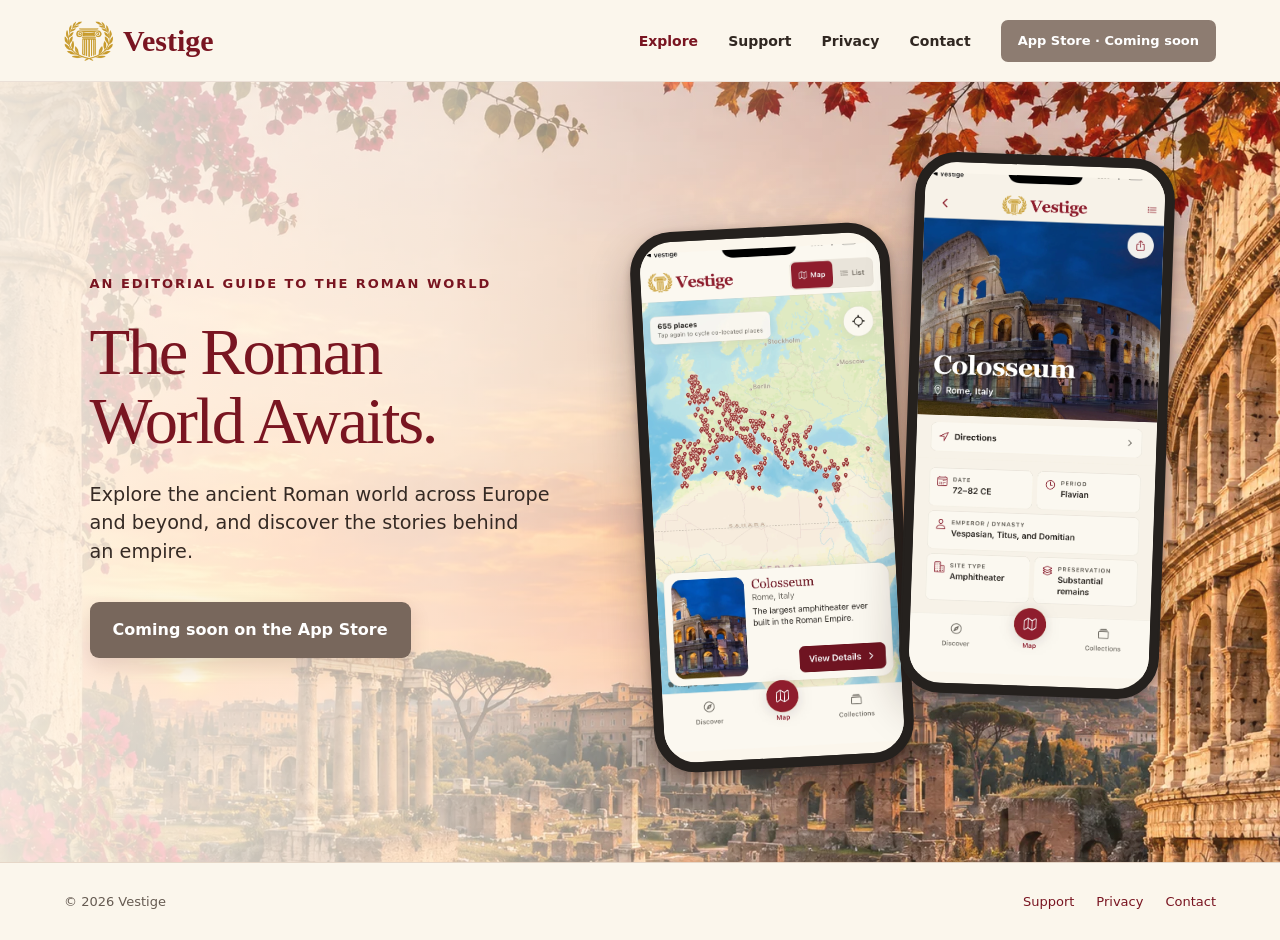
<file: index.html>
<!doctype html>
<html lang="en">
<head>
  <meta charset="utf-8">
  <meta name="viewport" content="width=device-width, initial-scale=1">
  <meta name="theme-color" content="#fbf6ec">
  <title>Vestige — Explore the Ancient Roman World</title>
  <meta name="description" content="Discover Roman landmarks, explore ancient ruins, and uncover the stories behind an empire with Vestige.">
  <link rel="canonical" href="https://jhackworth42.github.io/vestige-website/">
  <meta property="og:type" content="website">
  <meta property="og:title" content="Vestige — Explore the Ancient Roman World">
  <meta property="og:description" content="Discover Roman landmarks, explore ancient ruins, and uncover the stories behind an empire with Vestige.">
  <meta property="og:url" content="https://jhackworth42.github.io/vestige-website/">
  <meta property="og:image" content="https://jhackworth42.github.io/vestige-website/assets/social.jpg">
  <meta name="twitter:card" content="summary_large_image">
  <meta name="twitter:title" content="Vestige — Explore the Ancient Roman World">
  <meta name="twitter:description" content="Discover Roman landmarks, explore ancient ruins, and uncover the stories behind an empire with Vestige.">
  <meta name="twitter:image" content="https://jhackworth42.github.io/vestige-website/assets/social.jpg">
  <link rel="icon" href="./assets/favicon.ico" sizes="any">
  <link rel="apple-touch-icon" href="./assets/apple-touch-icon.png">
  <link rel="preload" as="image" href="./assets/roman-sunset.webp" type="image/webp">
  <link rel="stylesheet" href="./styles.css">
  <script src="./site.js" defer></script>
</head>
<body>
  <header class="site-header">
    <a class="brand" href="./" aria-label="Vestige home"><img src="./assets/vestige-emblem.png" alt="" width="49" height="40"><span>Vestige</span></a>
    <nav class="desktop-nav" aria-label="Main navigation">
      <a href="./" aria-current="page">Explore</a><a href="./support.html">Support</a><a href="./privacy.html">Privacy</a><a href="./contact.html">Contact</a>
      <span class="nav-store pending" data-store-link data-label="App Store">App Store · Coming soon</span>
    </nav>
    <details class="mobile-menu"><summary>Menu</summary><nav aria-label="Mobile navigation"><a href="./" aria-current="page">Explore</a><a href="./support.html">Support</a><a href="./privacy.html">Privacy</a><a href="./contact.html">Contact</a><span class="nav-store pending" data-store-link data-label="App Store">App Store · Coming soon</span></nav></details>
  </header>
  <main>
    <section class="hero" aria-labelledby="hero-title">
      <div class="hero-shade" aria-hidden="true"></div>
      <div class="hero-inner">
        <div class="hero-copy">
          <p class="eyebrow">An editorial guide to the Roman world</p>
          <h1 id="hero-title">The Roman World Awaits.</h1>
          <p class="hero-description">Explore the ancient Roman world across Europe and beyond, and discover the stories behind an empire.</p>
          <span class="hero-store pending" data-store-link data-label="Download on the App Store">Coming soon on the App Store</span>
        </div>
        <div class="hero-phones" aria-label="Vestige app screenshots">
          <figure class="phone phone-map"><img src="./assets/map-screen.webp" width="1206" height="2510" alt="Vestige map showing 655 Roman places, burgundy markers, the Map and List toggle, and a Colosseum card" decoding="async"><figcaption class="visually-hidden">Explore places on the map</figcaption></figure>
          <figure class="phone phone-detail"><img src="./assets/colosseum-screen.webp" width="1206" height="2510" alt="Vestige Colosseum page with a photograph and cards for date, period, emperors, site type, and preservation" decoding="async"><figcaption class="visually-hidden">Read the Colosseum story</figcaption></figure>
        </div>
      </div>
    </section>
  </main>
  <footer class="site-footer"><span>© 2026 Vestige</span><nav aria-label="Footer"><a href="./support.html">Support</a><a href="./privacy.html">Privacy</a><a href="./contact.html">Contact</a></nav></footer>
</body>
</html>
</file>
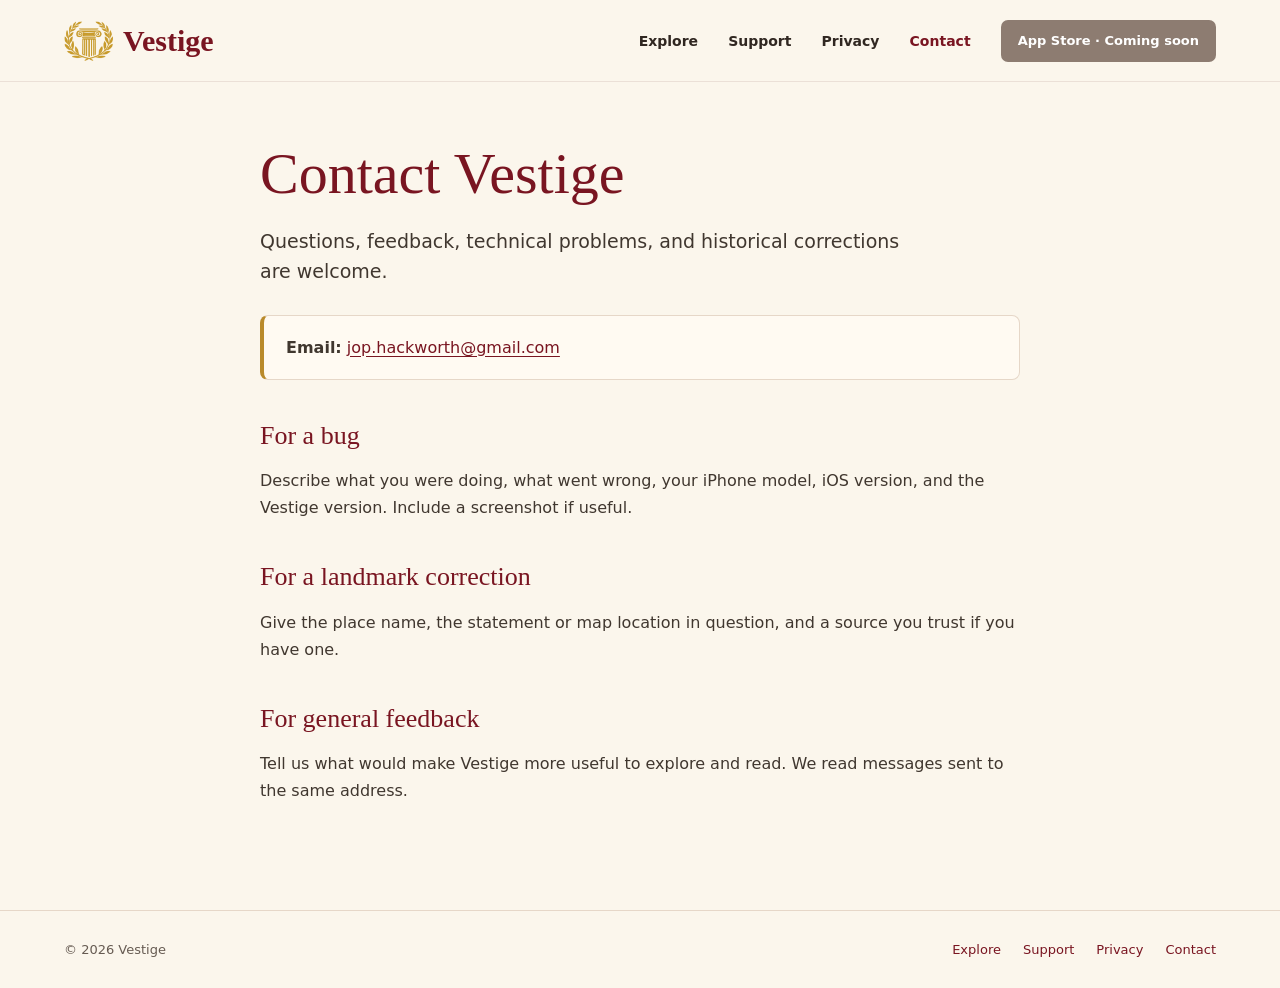
<file: contact.html>
<!doctype html><html lang="en"><head><meta charset="utf-8"><meta name="viewport" content="width=device-width, initial-scale=1"><meta name="theme-color" content="#fbf6ec"><title>Contact — Vestige</title><meta name="description" content="Contact Vestige for support, feedback, and historical corrections."><link rel="canonical" href="https://jhackworth42.github.io/vestige-website/contact.html"><meta property="og:type" content="website"><meta property="og:title" content="Contact — Vestige"><meta property="og:description" content="Contact Vestige for support, feedback, and historical corrections."><meta property="og:url" content="https://jhackworth42.github.io/vestige-website/contact.html"><meta property="og:image" content="https://jhackworth42.github.io/vestige-website/assets/social.jpg"><meta name="twitter:card" content="summary_large_image"><meta name="twitter:title" content="Contact — Vestige"><meta name="twitter:description" content="Contact Vestige for support, feedback, and historical corrections."><meta name="twitter:image" content="https://jhackworth42.github.io/vestige-website/assets/social.jpg"><link rel="icon" href="./assets/favicon.ico" sizes="any"><link rel="apple-touch-icon" href="./assets/apple-touch-icon.png"><link rel="stylesheet" href="./styles.css"><script src="./site.js" defer></script></head><body><header class="site-header"><a class="brand" href="./" aria-label="Vestige home"><img src="./assets/vestige-emblem.png" alt="" width="49" height="40"><span>Vestige</span></a><nav class="desktop-nav" aria-label="Main navigation"><a href="./">Explore</a><a href="./support.html">Support</a><a href="./privacy.html">Privacy</a><a href="./contact.html" aria-current="page">Contact</a><span class="nav-store pending" data-store-link data-label="App Store">App Store · Coming soon</span></nav><details class="mobile-menu"><summary>Menu</summary><nav class="mobile-nav" aria-label="Mobile navigation"><a href="./">Explore</a><a href="./support.html">Support</a><a href="./privacy.html">Privacy</a><a href="./contact.html" aria-current="page">Contact</a><span class="nav-store pending" data-store-link data-label="App Store">App Store · Coming soon</span></nav></details></header><main class="content-main"><h1>Contact Vestige</h1><p class="lede">Questions, feedback, technical problems, and historical corrections are welcome.</p><div class="notice"><p><strong>Email:</strong> <span data-support-email>jop.hackworth@gmail.com</span></p></div><h2>For a bug</h2><p>Describe what you were doing, what went wrong, your iPhone model, iOS version, and the Vestige version. Include a screenshot if useful.</p><h2>For a landmark correction</h2><p>Give the place name, the statement or map location in question, and a source you trust if you have one.</p><h2>For general feedback</h2><p>Tell us what would make Vestige more useful to explore and read. We read messages sent to the same address.</p></main><footer class="site-footer"><span>© 2026 Vestige</span><nav aria-label="Footer"><a href="./">Explore</a><a href="./support.html">Support</a><a href="./privacy.html">Privacy</a><a href="./contact.html">Contact</a></nav></footer></body></html>
</file>
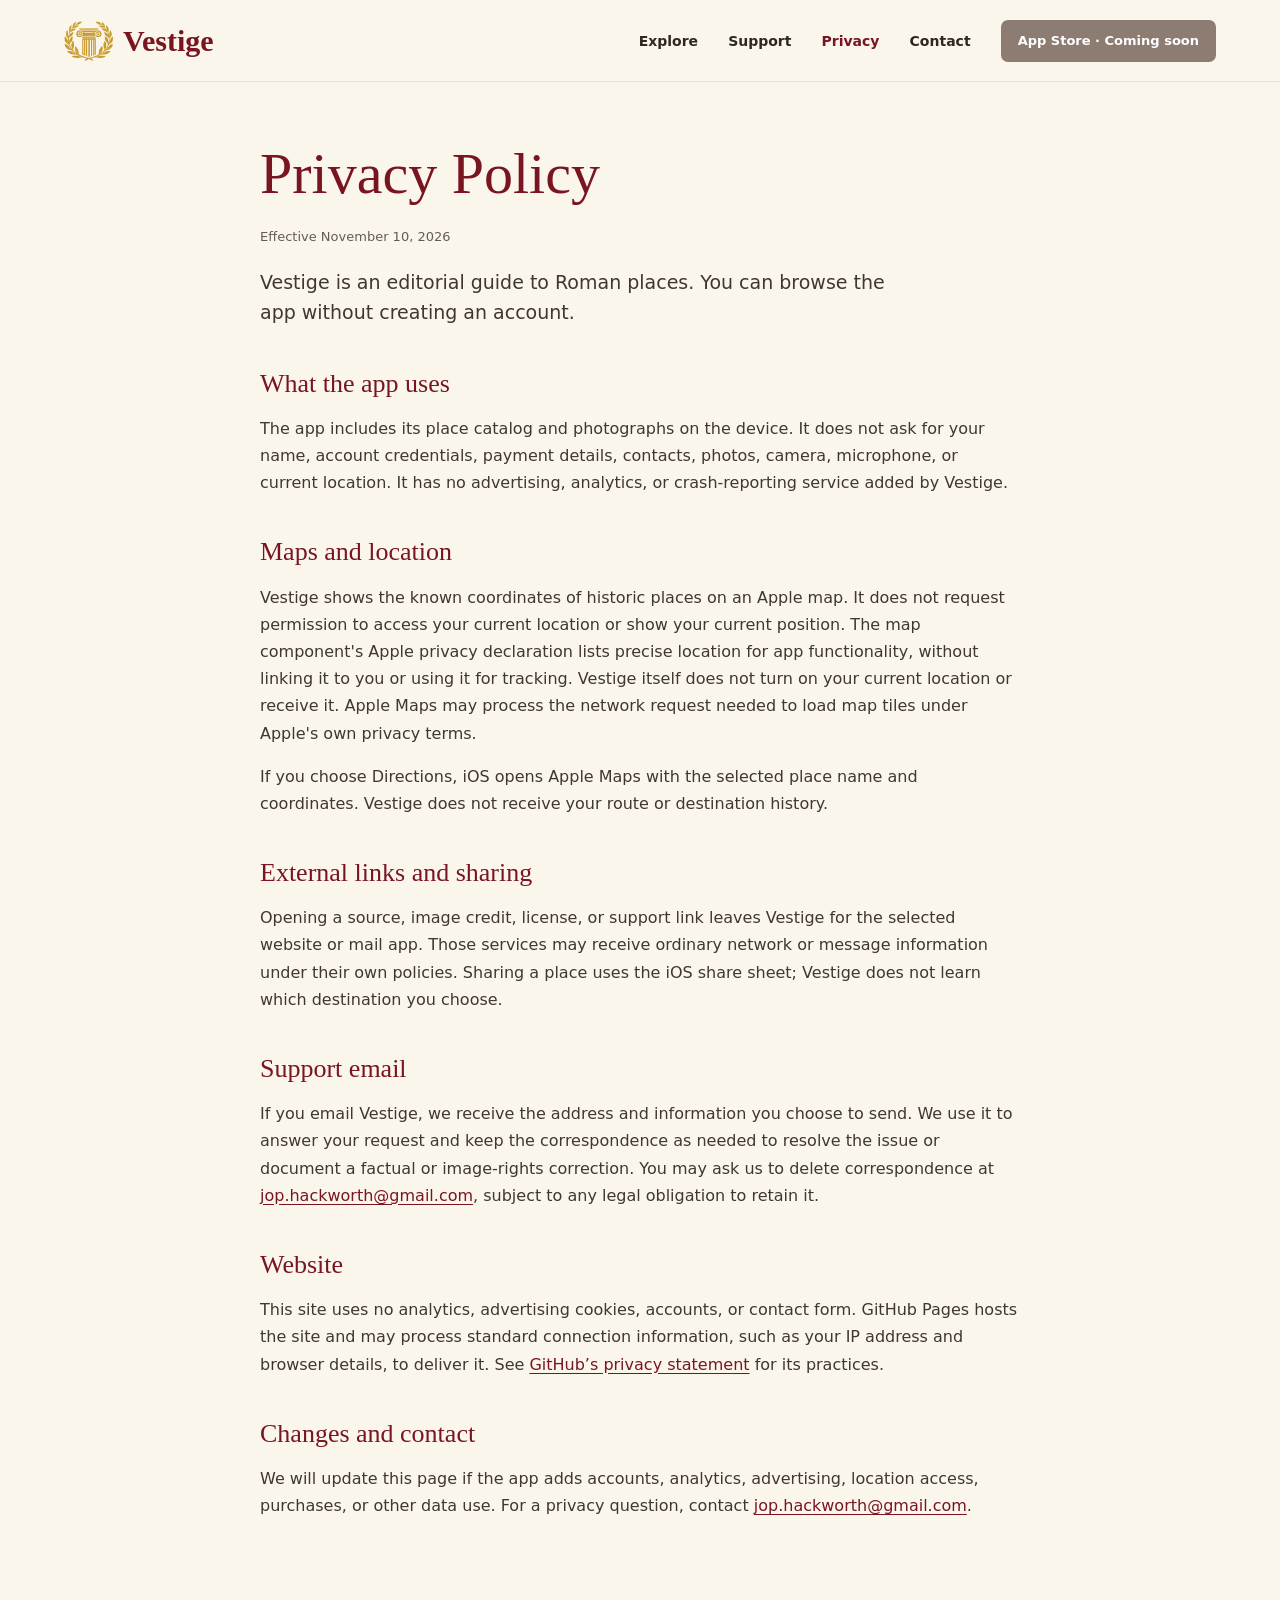
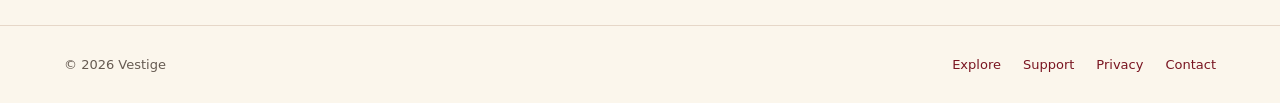
<file: privacy.html>
<!doctype html><html lang="en"><head><meta charset="utf-8"><meta name="viewport" content="width=device-width, initial-scale=1"><meta name="theme-color" content="#fbf6ec"><title>Privacy Policy — Vestige</title><meta name="description" content="How Vestige handles information in its app and on this website."><link rel="canonical" href="https://jhackworth42.github.io/vestige-website/privacy.html"><meta property="og:type" content="website"><meta property="og:title" content="Privacy Policy — Vestige"><meta property="og:description" content="How Vestige handles information in its app and on this website."><meta property="og:url" content="https://jhackworth42.github.io/vestige-website/privacy.html"><meta property="og:image" content="https://jhackworth42.github.io/vestige-website/assets/social.jpg"><meta name="twitter:card" content="summary_large_image"><meta name="twitter:title" content="Privacy Policy — Vestige"><meta name="twitter:description" content="How Vestige handles information in its app and on this website."><meta name="twitter:image" content="https://jhackworth42.github.io/vestige-website/assets/social.jpg"><link rel="icon" href="./assets/favicon.ico" sizes="any"><link rel="apple-touch-icon" href="./assets/apple-touch-icon.png"><link rel="stylesheet" href="./styles.css"><script src="./site.js" defer></script></head><body><header class="site-header"><a class="brand" href="./" aria-label="Vestige home"><img src="./assets/vestige-emblem.png" alt="" width="49" height="40"><span>Vestige</span></a><nav class="desktop-nav" aria-label="Main navigation"><a href="./">Explore</a><a href="./support.html">Support</a><a href="./privacy.html" aria-current="page">Privacy</a><a href="./contact.html">Contact</a><span class="nav-store pending" data-store-link data-label="App Store">App Store · Coming soon</span></nav><details class="mobile-menu"><summary>Menu</summary><nav class="mobile-nav" aria-label="Mobile navigation"><a href="./">Explore</a><a href="./support.html">Support</a><a href="./privacy.html" aria-current="page">Privacy</a><a href="./contact.html">Contact</a><span class="nav-store pending" data-store-link data-label="App Store">App Store · Coming soon</span></nav></details></header><main class="content-main"><h1>Privacy Policy</h1><p class="updated">Effective November 10, 2026</p><p class="lede">Vestige is an editorial guide to Roman places. You can browse the app without creating an account.</p><h2>What the app uses</h2><p>The app includes its place catalog and photographs on the device. It does not ask for your name, account credentials, payment details, contacts, photos, camera, microphone, or current location. It has no advertising, analytics, or crash-reporting service added by Vestige.</p><h2>Maps and location</h2><p>Vestige shows the known coordinates of historic places on an Apple map. It does not request permission to access your current location or show your current position. The map component's Apple privacy declaration lists precise location for app functionality, without linking it to you or using it for tracking. Vestige itself does not turn on your current location or receive it. Apple Maps may process the network request needed to load map tiles under Apple's own privacy terms.</p><p>If you choose Directions, iOS opens Apple Maps with the selected place name and coordinates. Vestige does not receive your route or destination history.</p><h2>External links and sharing</h2><p>Opening a source, image credit, license, or support link leaves Vestige for the selected website or mail app. Those services may receive ordinary network or message information under their own policies. Sharing a place uses the iOS share sheet; Vestige does not learn which destination you choose.</p><h2>Support email</h2><p>If you email Vestige, we receive the address and information you choose to send. We use it to answer your request and keep the correspondence as needed to resolve the issue or document a factual or image-rights correction. You may ask us to delete correspondence at <span data-support-email>jop.hackworth@gmail.com</span>, subject to any legal obligation to retain it.</p><h2>Website</h2><p>This site uses no analytics, advertising cookies, accounts, or contact form. GitHub Pages hosts the site and may process standard connection information, such as your IP address and browser details, to deliver it. See <a href="https://docs.github.com/en/site-policy/privacy-policies/github-general-privacy-statement" target="_blank" rel="noopener noreferrer">GitHub’s privacy statement</a> for its practices.</p><h2>Changes and contact</h2><p>We will update this page if the app adds accounts, analytics, advertising, location access, purchases, or other data use. For a privacy question, contact <span data-support-email>jop.hackworth@gmail.com</span>.</p></main><footer class="site-footer"><span>© 2026 Vestige</span><nav aria-label="Footer"><a href="./">Explore</a><a href="./support.html">Support</a><a href="./privacy.html">Privacy</a><a href="./contact.html">Contact</a></nav></footer></body></html>
</file>
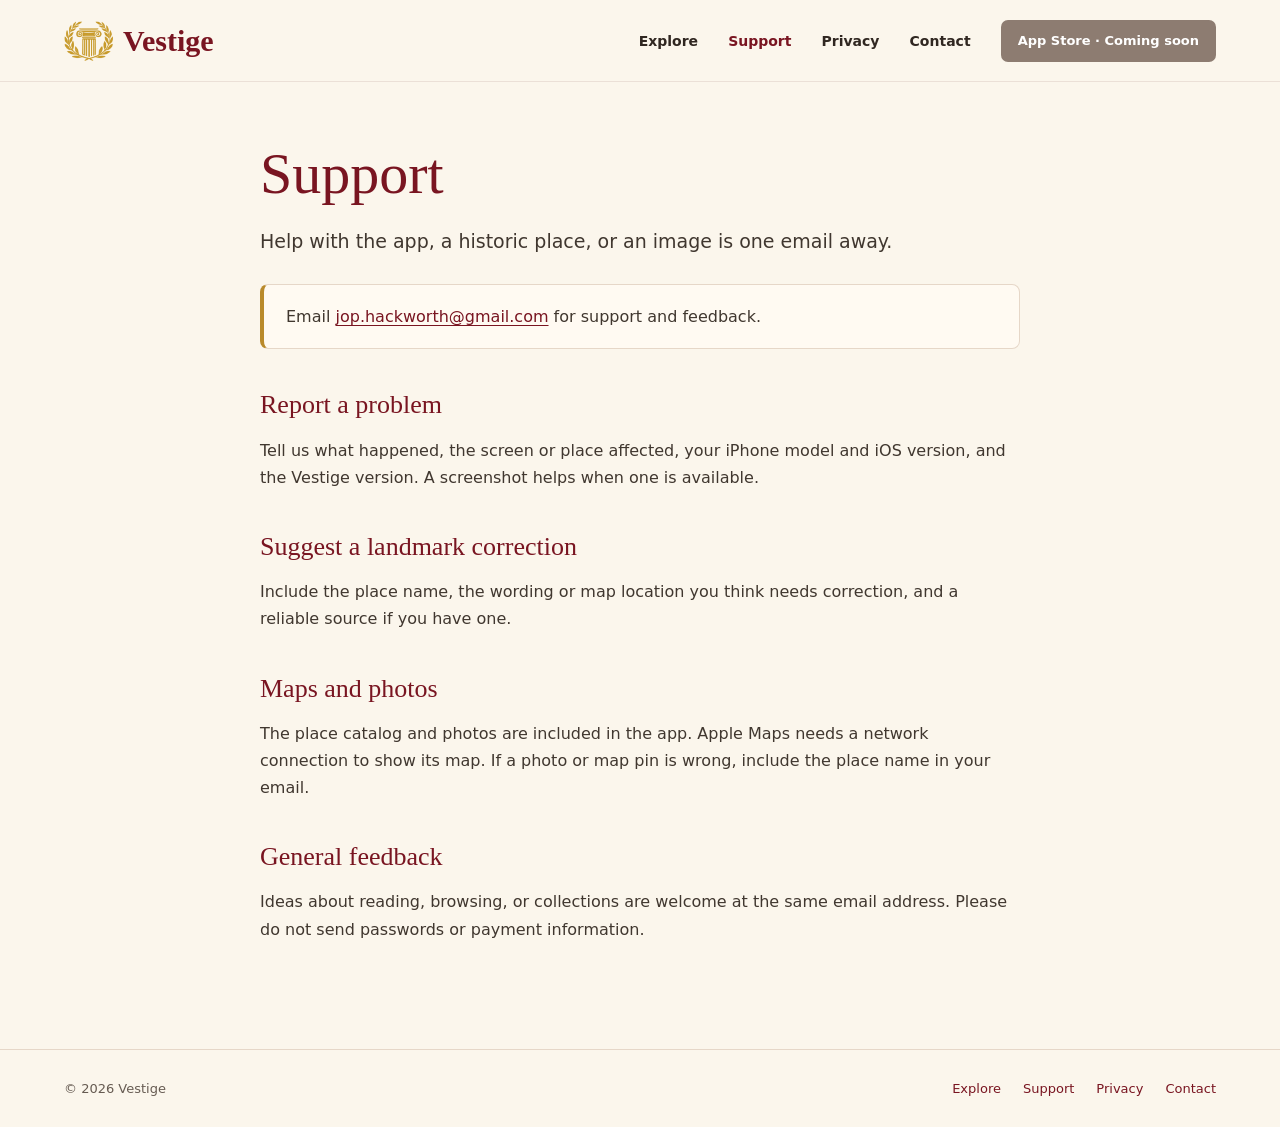
<file: support.html>
<!doctype html><html lang="en"><head><meta charset="utf-8"><meta name="viewport" content="width=device-width, initial-scale=1"><meta name="theme-color" content="#fbf6ec"><title>Support — Vestige</title><meta name="description" content="Get help with Vestige, report a problem, or suggest a correction."><link rel="canonical" href="https://jhackworth42.github.io/vestige-website/support.html"><meta property="og:type" content="website"><meta property="og:title" content="Support — Vestige"><meta property="og:description" content="Get help with Vestige, report a problem, or suggest a correction."><meta property="og:url" content="https://jhackworth42.github.io/vestige-website/support.html"><meta property="og:image" content="https://jhackworth42.github.io/vestige-website/assets/social.jpg"><meta name="twitter:card" content="summary_large_image"><meta name="twitter:title" content="Support — Vestige"><meta name="twitter:description" content="Get help with Vestige, report a problem, or suggest a correction."><meta name="twitter:image" content="https://jhackworth42.github.io/vestige-website/assets/social.jpg"><link rel="icon" href="./assets/favicon.ico" sizes="any"><link rel="apple-touch-icon" href="./assets/apple-touch-icon.png"><link rel="stylesheet" href="./styles.css"><script src="./site.js" defer></script></head><body><header class="site-header"><a class="brand" href="./" aria-label="Vestige home"><img src="./assets/vestige-emblem.png" alt="" width="49" height="40"><span>Vestige</span></a><nav class="desktop-nav" aria-label="Main navigation"><a href="./">Explore</a><a href="./support.html" aria-current="page">Support</a><a href="./privacy.html">Privacy</a><a href="./contact.html">Contact</a><span class="nav-store pending" data-store-link data-label="App Store">App Store · Coming soon</span></nav><details class="mobile-menu"><summary>Menu</summary><nav class="mobile-nav" aria-label="Mobile navigation"><a href="./">Explore</a><a href="./support.html" aria-current="page">Support</a><a href="./privacy.html">Privacy</a><a href="./contact.html">Contact</a><span class="nav-store pending" data-store-link data-label="App Store">App Store · Coming soon</span></nav></details></header><main class="content-main"><h1>Support</h1><p class="lede">Help with the app, a historic place, or an image is one email away.</p><div class="notice"><p>Email <span data-support-email>jop.hackworth@gmail.com</span> for support and feedback.</p></div><h2>Report a problem</h2><p>Tell us what happened, the screen or place affected, your iPhone model and iOS version, and the Vestige version. A screenshot helps when one is available.</p><h2>Suggest a landmark correction</h2><p>Include the place name, the wording or map location you think needs correction, and a reliable source if you have one.</p><h2>Maps and photos</h2><p>The place catalog and photos are included in the app. Apple Maps needs a network connection to show its map. If a photo or map pin is wrong, include the place name in your email.</p><h2>General feedback</h2><p>Ideas about reading, browsing, or collections are welcome at the same email address. Please do not send passwords or payment information.</p></main><footer class="site-footer"><span>© 2026 Vestige</span><nav aria-label="Footer"><a href="./">Explore</a><a href="./support.html">Support</a><a href="./privacy.html">Privacy</a><a href="./contact.html">Contact</a></nav></footer></body></html>
</file>
<file: styles.css>
:root{--cream:#fbf6ec;--paper:#fffaf2;--burgundy:#791521;--burgundy-dark:#5e111a;--ink:#302721;--muted:#665b52;--gold:#b98a2b;--line:#e6d7c8}
*{box-sizing:border-box}
html{scroll-behavior:smooth}
body{margin:0;background:var(--cream);color:var(--ink);font-family:system-ui,-apple-system,BlinkMacSystemFont,"Segoe UI",sans-serif}
img{max-width:100%}
a{color:var(--burgundy);text-underline-offset:.2em}
a:hover{text-decoration-thickness:2px}
:focus-visible{outline:3px solid var(--gold);outline-offset:4px;border-radius:3px}
.visually-hidden{position:absolute;width:1px;height:1px;padding:0;margin:-1px;overflow:hidden;clip:rect(0,0,0,0);white-space:nowrap;border:0}
.site-header{height:82px;padding:0 clamp(20px,5vw,80px);display:flex;align-items:center;justify-content:space-between;gap:30px;background:var(--cream);border-bottom:1px solid rgba(90,35,32,.1);position:relative;z-index:5}
.brand{display:inline-flex;align-items:center;gap:10px;color:var(--burgundy);text-decoration:none;font:700 30px/1 Georgia,"Times New Roman",serif;white-space:nowrap}
.brand img{width:49px;height:40px;object-fit:contain}
.desktop-nav{display:flex;align-items:center;gap:clamp(16px,2.35vw,36px);font-size:14px;font-weight:600}
.desktop-nav a,.mobile-menu nav a{text-decoration:none;color:var(--ink)}
.desktop-nav a:hover,.mobile-menu nav a:hover,.desktop-nav a[aria-current],.mobile-menu a[aria-current]{color:var(--burgundy)}
.nav-store{display:inline-flex;align-items:center;justify-content:center;min-height:42px;padding:10px 17px;border-radius:7px;background:var(--burgundy);color:white!important;text-decoration:none!important;white-space:nowrap}
.nav-store.available:hover,.hero-store.available:hover{background:var(--burgundy-dark)}
.nav-store.pending{background:#8d7c71;cursor:default;font-size:13px}
.mobile-menu{display:none}
.hero{min-height:760px;position:relative;isolation:isolate;overflow:hidden;background:#e7c1a6 url('./assets/roman-sunset.webp') center center/cover no-repeat}
.hero-shade{position:absolute;inset:0;z-index:-1;background:linear-gradient(90deg,rgba(255,248,237,.9) 0%,rgba(255,248,237,.68) 35%,rgba(255,248,237,.06) 68%)}
.hero-inner{width:min(100%,1600px);min-height:760px;margin:auto;padding:60px clamp(36px,7vw,120px) 70px;display:grid;grid-template-columns:minmax(0,.9fr) minmax(0,1.1fr);align-items:center;gap:28px}
.hero-copy{max-width:580px;position:relative;z-index:2}
.eyebrow{margin:0 0 26px;font-size:13px;letter-spacing:.15em;text-transform:uppercase;font-weight:700;color:var(--burgundy)}
h1,h2{font-family:Georgia,"Times New Roman",serif;color:var(--burgundy)}
.hero h1{font-size:clamp(56px,5.2vw,86px);font-weight:400;line-height:1.04;letter-spacing:-.035em;margin:0 0 25px;text-wrap:balance}
.hero-description{font-size:clamp(18px,1.5vw,22px);line-height:1.5;max-width:490px;margin:0 0 35px;color:#352a24;text-wrap:pretty}
.hero-store{display:inline-flex;align-items:center;justify-content:center;min-height:56px;padding:15px 23px;border-radius:9px;background:var(--burgundy);color:white;text-decoration:none;font-size:16px;font-weight:700;box-shadow:0 8px 20px rgba(64,18,19,.13)}
.hero-store.pending{background:#78675c;cursor:default}
.hero-phones{height:650px;position:relative;min-width:0}
.phone{position:absolute;margin:0;width:min(48%,260px);padding:8px;border:2px solid #25211e;border-radius:42px;background:#25211e;box-shadow:0 20px 45px rgba(39,21,18,.27),0 3px 8px rgba(39,21,18,.28);overflow:hidden;aspect-ratio:1206/2510}
.phone img{display:block;width:100%;height:100%;object-fit:contain;border-radius:32px;background:var(--cream)}
.phone-map{left:7%;top:13%;z-index:1;transform:rotate(-3deg)}
.phone-detail{right:4%;top:2%;z-index:2;transform:rotate(2deg)}
.site-footer{min-height:78px;display:flex;align-items:center;justify-content:space-between;gap:20px;padding:20px clamp(20px,5vw,80px);font-size:13px;color:var(--muted);border-top:1px solid var(--line)}
.site-footer nav{display:flex;gap:22px}.site-footer a{text-decoration:none}
.content-main{min-height:calc(100vh - 160px);width:min(100% - 48px,760px);margin:0 auto;padding:60px 0 90px}
.content-main h1{font-size:clamp(40px,5vw,58px);font-weight:400;line-height:1.1;margin:0 0 20px}
.content-main h2{font-size:26px;font-weight:400;line-height:1.2;margin:40px 0 12px}
.content-main p,.content-main li{font-size:16px;line-height:1.7;color:#40372f}
.content-main .lede{font-size:19px;line-height:1.6;max-width:650px}
.content-main .updated{font-size:13px;color:var(--muted)}
.notice{background:var(--paper);border:1px solid var(--line);border-left:4px solid var(--gold);padding:18px 22px;border-radius:8px;margin:28px 0}
.notice p{margin:0}
.content-main ul{padding-left:22px}.content-main li+li{margin-top:8px}
@media(max-width:1050px){.hero-inner{padding-inline:5vw;grid-template-columns:minmax(0,1fr) minmax(0,1fr)}.hero h1{font-size:clamp(52px,5.5vw,70px)}.hero-phones{height:560px}.phone{width:min(50%,220px)}}
@media(max-width:760px){.site-header{height:70px;padding:0 20px}.brand{font-size:27px}.brand img{width:44px;height:36px}.desktop-nav{display:none}.mobile-menu{display:block;position:relative}.mobile-menu summary{list-style:none;cursor:pointer;border:1px solid var(--line);padding:9px 13px;border-radius:6px;color:var(--burgundy);font-size:14px;font-weight:700}.mobile-menu summary::-webkit-details-marker{display:none}.mobile-menu nav{position:absolute;right:0;top:45px;width:210px;background:var(--paper);border:1px solid var(--line);border-radius:9px;box-shadow:0 12px 28px rgba(43,20,16,.15);padding:10px;display:grid;gap:2px}.mobile-menu nav a,.mobile-menu .nav-store{display:block;padding:10px 12px;font-size:15px}.mobile-menu .nav-store{text-align:center}.hero{min-height:0;background-position:55% bottom}.hero-shade{background:linear-gradient(180deg,rgba(255,248,237,.92) 0%,rgba(255,248,237,.72) 52%,rgba(255,248,237,.12) 100%)}.hero-inner{min-height:0;display:flex;flex-direction:column;gap:28px;padding:58px 20px 40px}.hero-copy{text-align:center;max-width:540px}.eyebrow{font-size:11px;margin-bottom:20px}.hero h1{font-size:clamp(43px,10vw,61px);margin-bottom:19px}.hero-description{font-size:17px;margin:0 auto 24px}.hero-store{min-height:50px;font-size:14px;padding:13px 18px}.hero-phones{width:min(100%,470px);height:410px}.phone{width:44%;max-width:185px;border-radius:29px;padding:5px;box-shadow:0 15px 28px rgba(39,21,18,.28)}.phone img{border-radius:23px}.phone-map{left:9%;top:9%;transform:rotate(-2deg)}.phone-detail{right:9%;top:0;transform:rotate(2deg)}.site-footer{flex-direction:column;justify-content:center;gap:10px;padding:20px}.content-main{width:min(100% - 40px,760px);padding:42px 0 70px}}
@media(max-width:430px){.hero-inner{padding-top:42px}.hero h1{font-size:43px}.hero-phones{height:385px}.phone{max-width:170px}.phone-map{left:7%}.phone-detail{right:7%}}
@media(prefers-reduced-motion:reduce){html{scroll-behavior:auto}}
</file>
